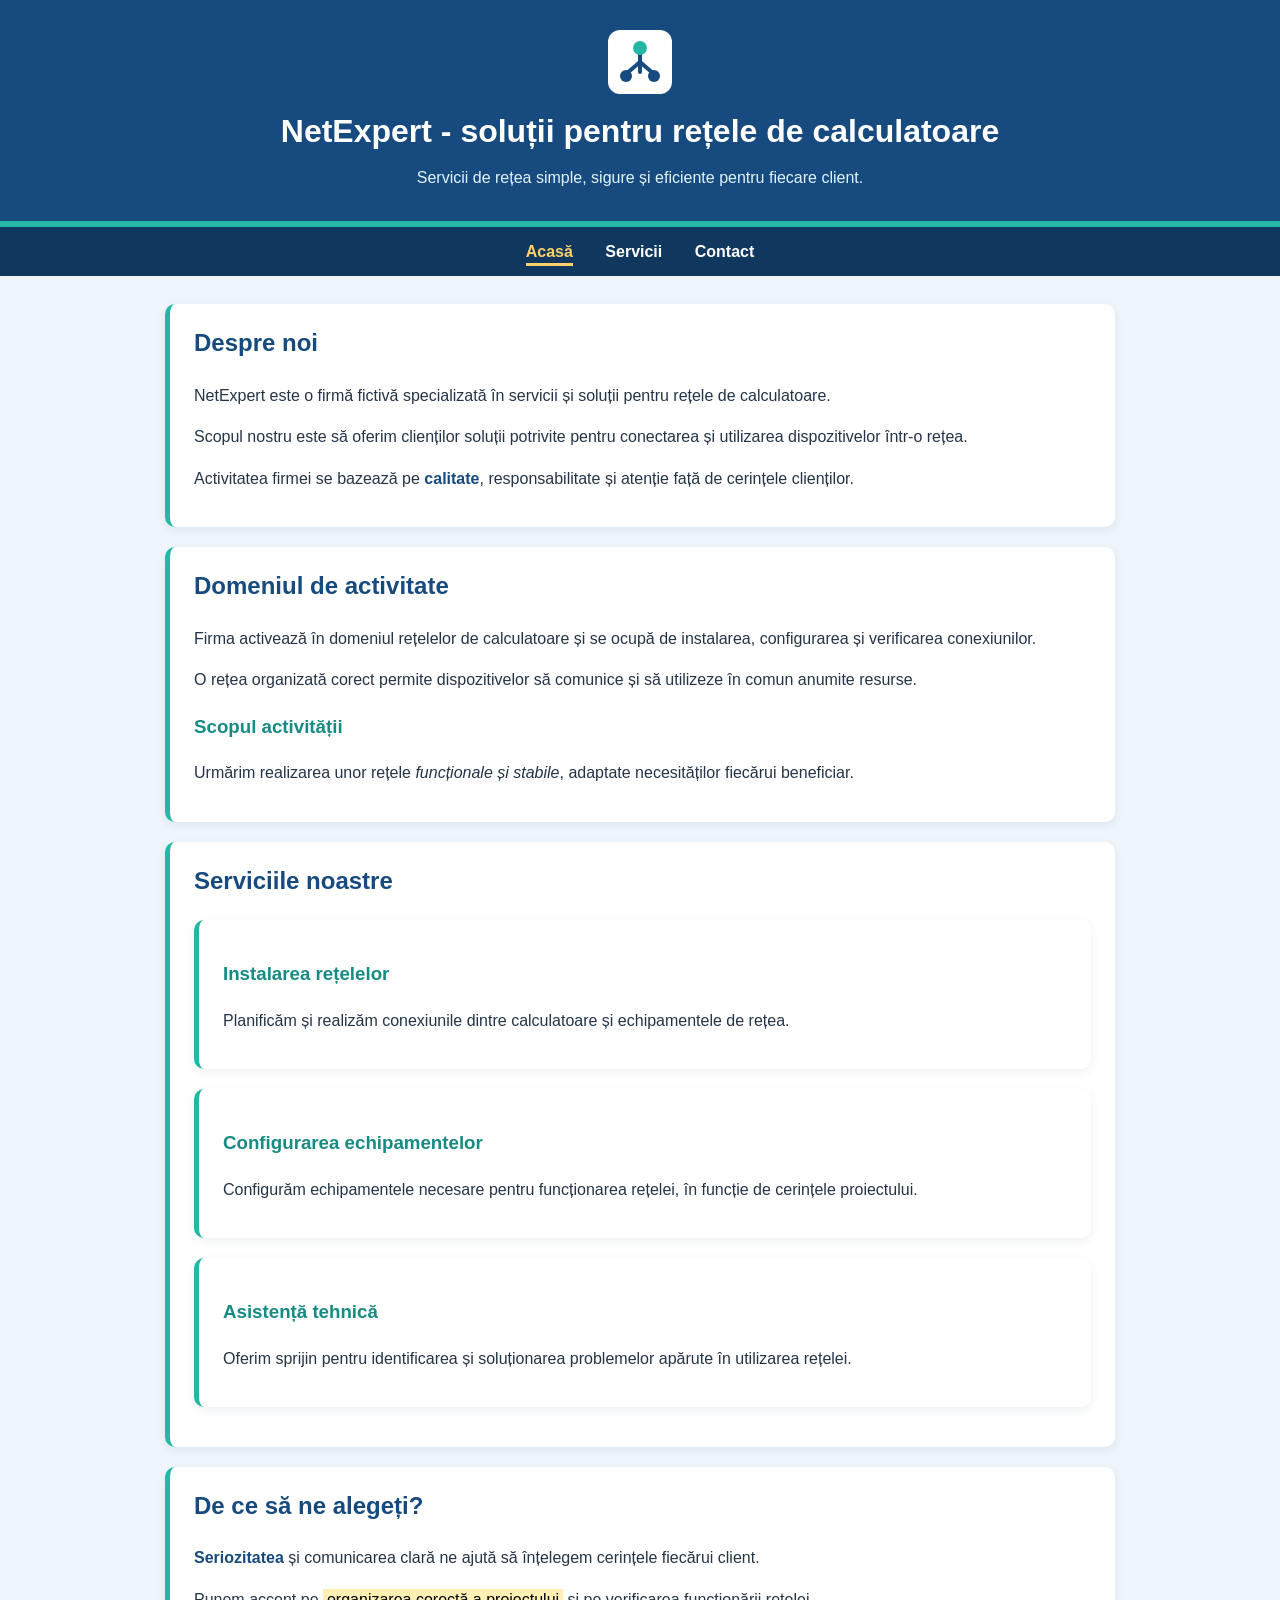
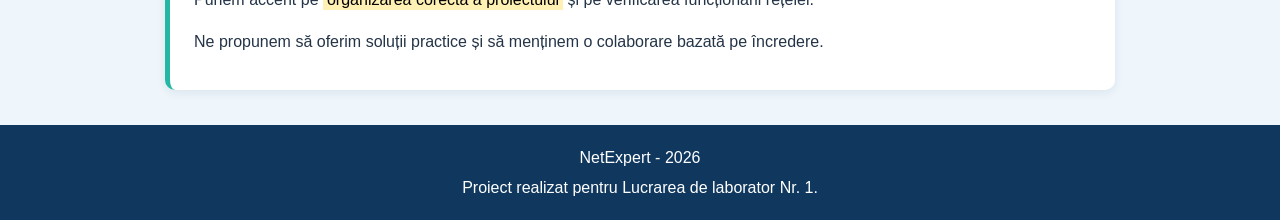
<file: index.html>
<!DOCTYPE html>
<html lang="ro">
<head>
    <meta charset="UTF-8">
    <meta name="viewport" content="width=device-width, initial-scale=1">
    <meta name="description" content="NetExpert - firmă specializată în servicii și soluții pentru rețele de calculatoare.">
    <title>NetExpert - Pagina principală</title>
    <link rel="icon" type="image/svg+xml" href="imagini/favicon.svg">
    <link rel="stylesheet" href="css/style.css">
</head>
<body>
    <header>
        <img class="logo" src="imagini/logo.svg" alt="Logo NetExpert" width="64" height="64">
        <h1>NetExpert - soluții pentru rețele de calculatoare</h1>
        <p>Servicii de rețea simple, sigure și eficiente pentru fiecare client.</p>
    </header>
    <nav>
        <a href="index.html" aria-current="page">Acasă</a>
        <a href="pagini/servicii.html">Servicii</a>
        <a href="pagini/contact.html">Contact</a>
    </nav>

    <main>
        <section>
            <h2>Despre noi</h2>
            <p>NetExpert este o firmă fictivă specializată în servicii și soluții pentru rețele de calculatoare.</p>
            <p>Scopul nostru este să oferim clienților soluții potrivite pentru conectarea și utilizarea dispozitivelor într-o rețea.</p>
            <p>Activitatea firmei se bazează pe <strong>calitate</strong>, responsabilitate și atenție față de cerințele clienților.</p>
        </section>

        <section>
            <h2>Domeniul de activitate</h2>
            <p>Firma activează în domeniul rețelelor de calculatoare și se ocupă de instalarea, configurarea și verificarea conexiunilor.</p>
            <p>O rețea organizată corect permite dispozitivelor să comunice și să utilizeze în comun anumite resurse.</p>
            <h3>Scopul activității</h3>
            <p>Urmărim realizarea unor rețele <em>funcționale și stabile</em>, adaptate necesităților fiecărui beneficiar.</p>
        </section>

        <section>
            <h2>Serviciile noastre</h2>
            <article>
                <h3>Instalarea rețelelor</h3>
                <p>Planificăm și realizăm conexiunile dintre calculatoare și echipamentele de rețea.</p>
            </article>
            <article>
                <h3>Configurarea echipamentelor</h3>
                <p>Configurăm echipamentele necesare pentru funcționarea rețelei, în funcție de cerințele proiectului.</p>
            </article>
            <article>
                <h3>Asistență tehnică</h3>
                <p>Oferim sprijin pentru identificarea și soluționarea problemelor apărute în utilizarea rețelei.</p>
            </article>
        </section>

        <section>
            <h2>De ce să ne alegeți?</h2>
            <p><strong>Seriozitatea</strong> și comunicarea clară ne ajută să înțelegem cerințele fiecărui client.</p>
            <p>Punem accent pe <mark>organizarea corectă a proiectului</mark> și pe verificarea funcționării rețelei.</p>
            <p>Ne propunem să oferim soluții practice și să menținem o colaborare bazată pe încredere.</p>
        </section>
    </main>

    <footer>
        <p>NetExpert - 2026</p>
        <p>Proiect realizat pentru Lucrarea de laborator Nr. 1.</p>
    </footer>
</body>
</html>
</file>
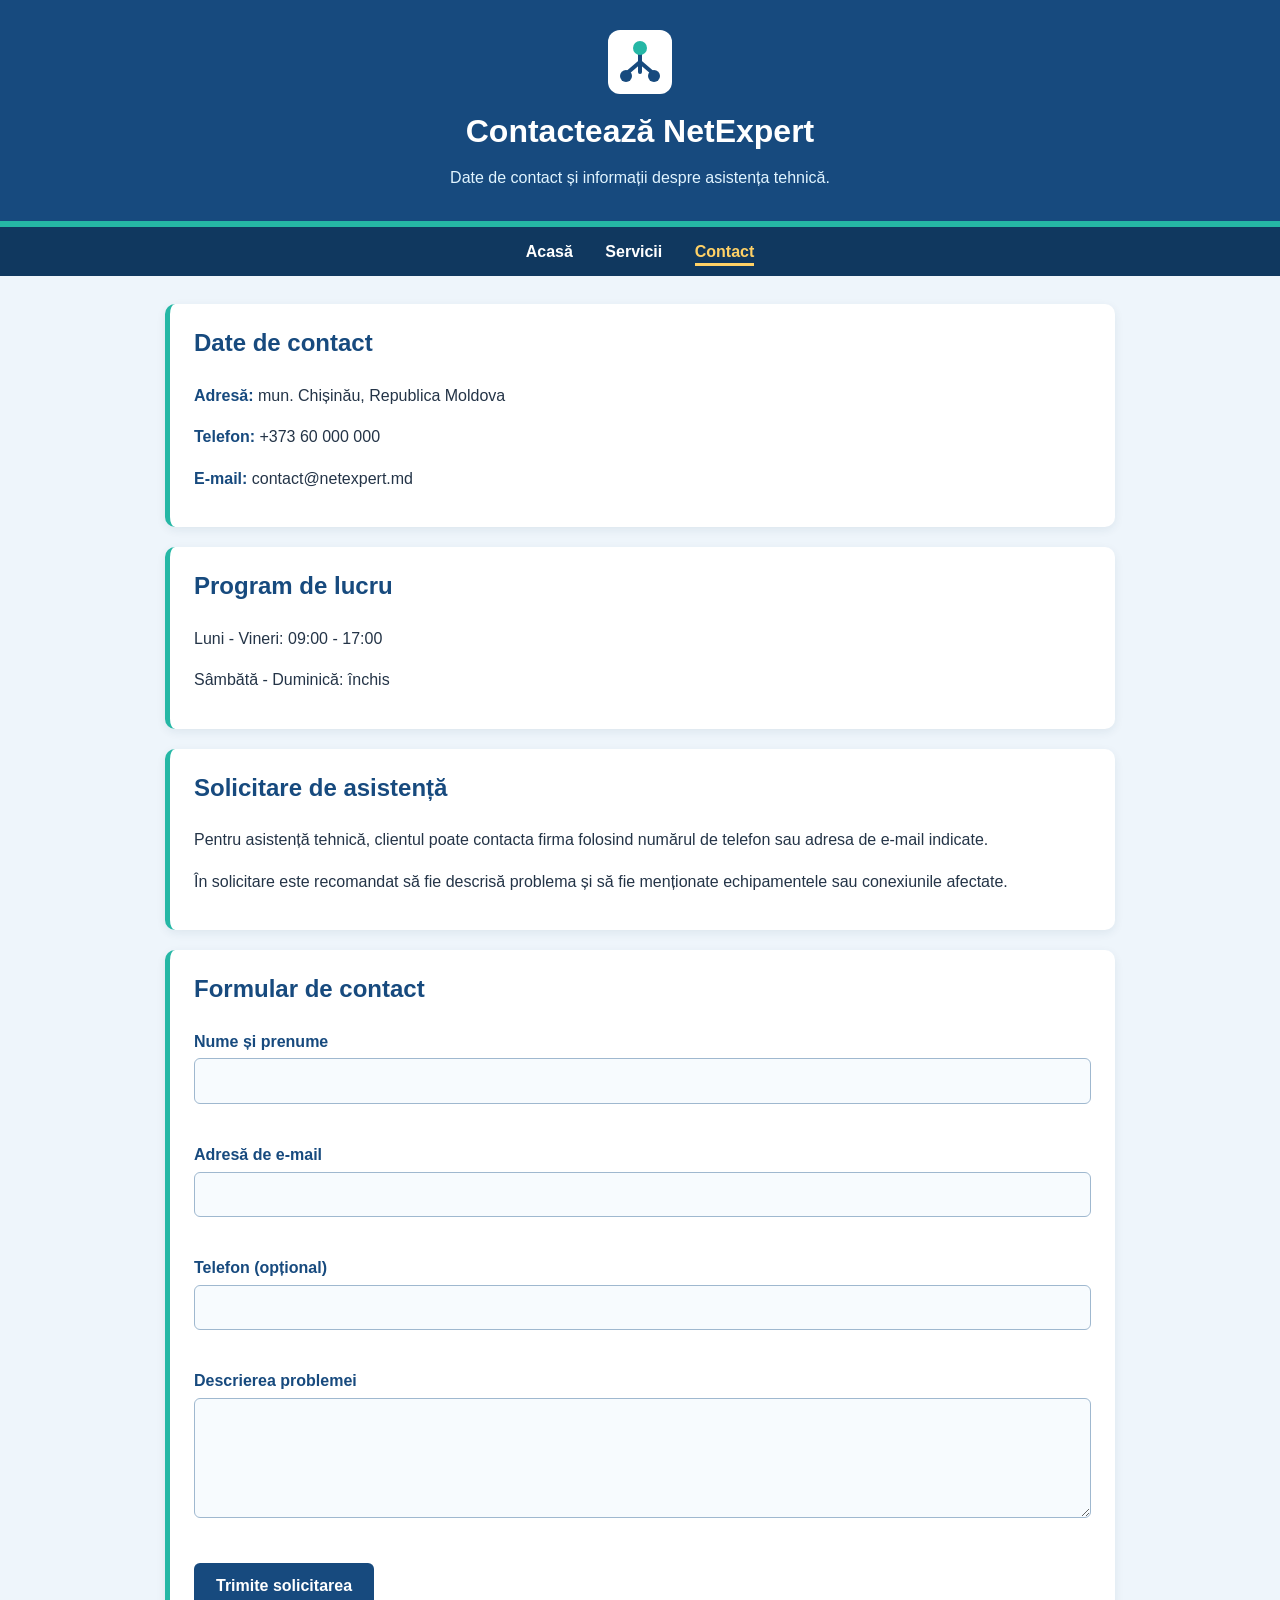
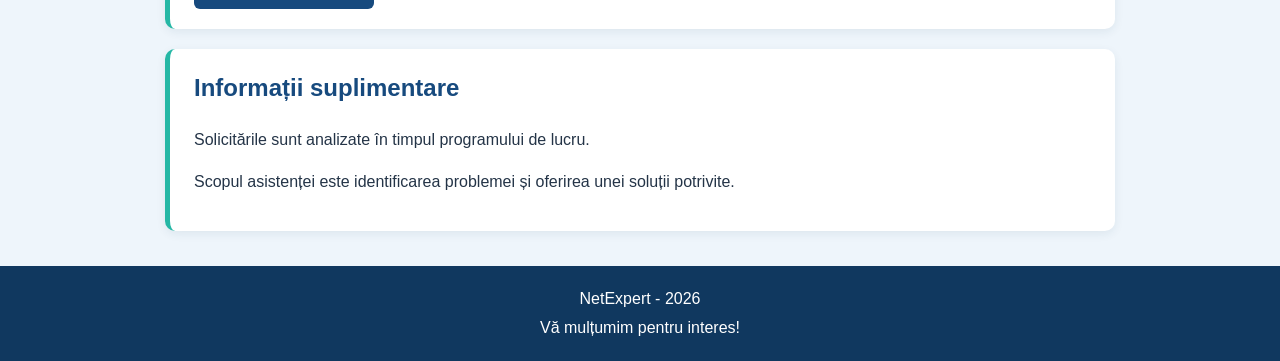
<file: pagini/contact.html>
<!DOCTYPE html>
<html lang="ro">
<head>
    <meta charset="UTF-8">
    <meta name="viewport" content="width=device-width, initial-scale=1">
    <meta name="description" content="Date de contact NetExpert și formular pentru solicitări de asistență tehnică.">
    <title>NetExpert - Contact</title>
    <link rel="icon" type="image/svg+xml" href="../imagini/favicon.svg">
    <link rel="stylesheet" href="../css/style.css">
</head>
<body>
    <header>
        <img class="logo" src="../imagini/logo.svg" alt="Logo NetExpert" width="64" height="64">
        <h1>Contactează NetExpert</h1>
        <p>Date de contact și informații despre asistența tehnică.</p>
    </header>
    <nav>
        <a href="../index.html">Acasă</a>
        <a href="servicii.html">Servicii</a>
        <a href="contact.html" aria-current="page">Contact</a>
    </nav>

    <main>
        <section>
            <h2>Date de contact</h2>
            <p><strong>Adresă:</strong> mun. Chișinău, Republica Moldova</p>
            <p><strong>Telefon:</strong> +373 60 000 000</p>
            <p><strong>E-mail:</strong> contact@netexpert.md</p>
        </section>

        <section>
            <h2>Program de lucru</h2>
            <p>Luni - Vineri: 09:00 - 17:00</p>
            <p>Sâmbătă - Duminică: închis</p>
        </section>

        <section>
            <h2>Solicitare de asistență</h2>
            <p>Pentru asistență tehnică, clientul poate contacta firma folosind numărul de telefon sau adresa de e-mail indicate.</p>
            <p>În solicitare este recomandat să fie descrisă problema și să fie menționate echipamentele sau conexiunile afectate.</p>
        </section>

        <section>
            <h2>Formular de contact</h2>
            <form id="formular-contact" novalidate>
                <div class="camp">
                    <label for="nume">Nume și prenume</label>
                    <input type="text" id="nume" name="nume" autocomplete="name" required>
                    <span class="eroare" id="eroare-nume"></span>
                </div>

                <div class="camp">
                    <label for="email">Adresă de e-mail</label>
                    <input type="email" id="email" name="email" autocomplete="email" required>
                    <span class="eroare" id="eroare-email"></span>
                </div>

                <div class="camp">
                    <label for="telefon">Telefon (opțional)</label>
                    <input type="tel" id="telefon" name="telefon" autocomplete="tel">
                    <span class="eroare" id="eroare-telefon"></span>
                </div>

                <div class="camp">
                    <label for="mesaj">Descrierea problemei</label>
                    <textarea id="mesaj" name="mesaj" required></textarea>
                    <span class="eroare" id="eroare-mesaj"></span>
                </div>

                <button type="submit">Trimite solicitarea</button>
                <p class="mesaj-formular" id="mesaj-formular" role="status" aria-live="polite" hidden></p>
            </form>
        </section>

        <section>
            <h2>Informații suplimentare</h2>
            <p>Solicitările sunt analizate în timpul programului de lucru.</p>
            <p>Scopul asistenței este identificarea problemei și oferirea unei soluții potrivite.</p>
        </section>
    </main>

    <footer>
        <p>NetExpert - 2026</p>
        <p>Vă mulțumim pentru interes!</p>
    </footer>

    <script src="../js/contact.js"></script>
</body>
</html>
</file>
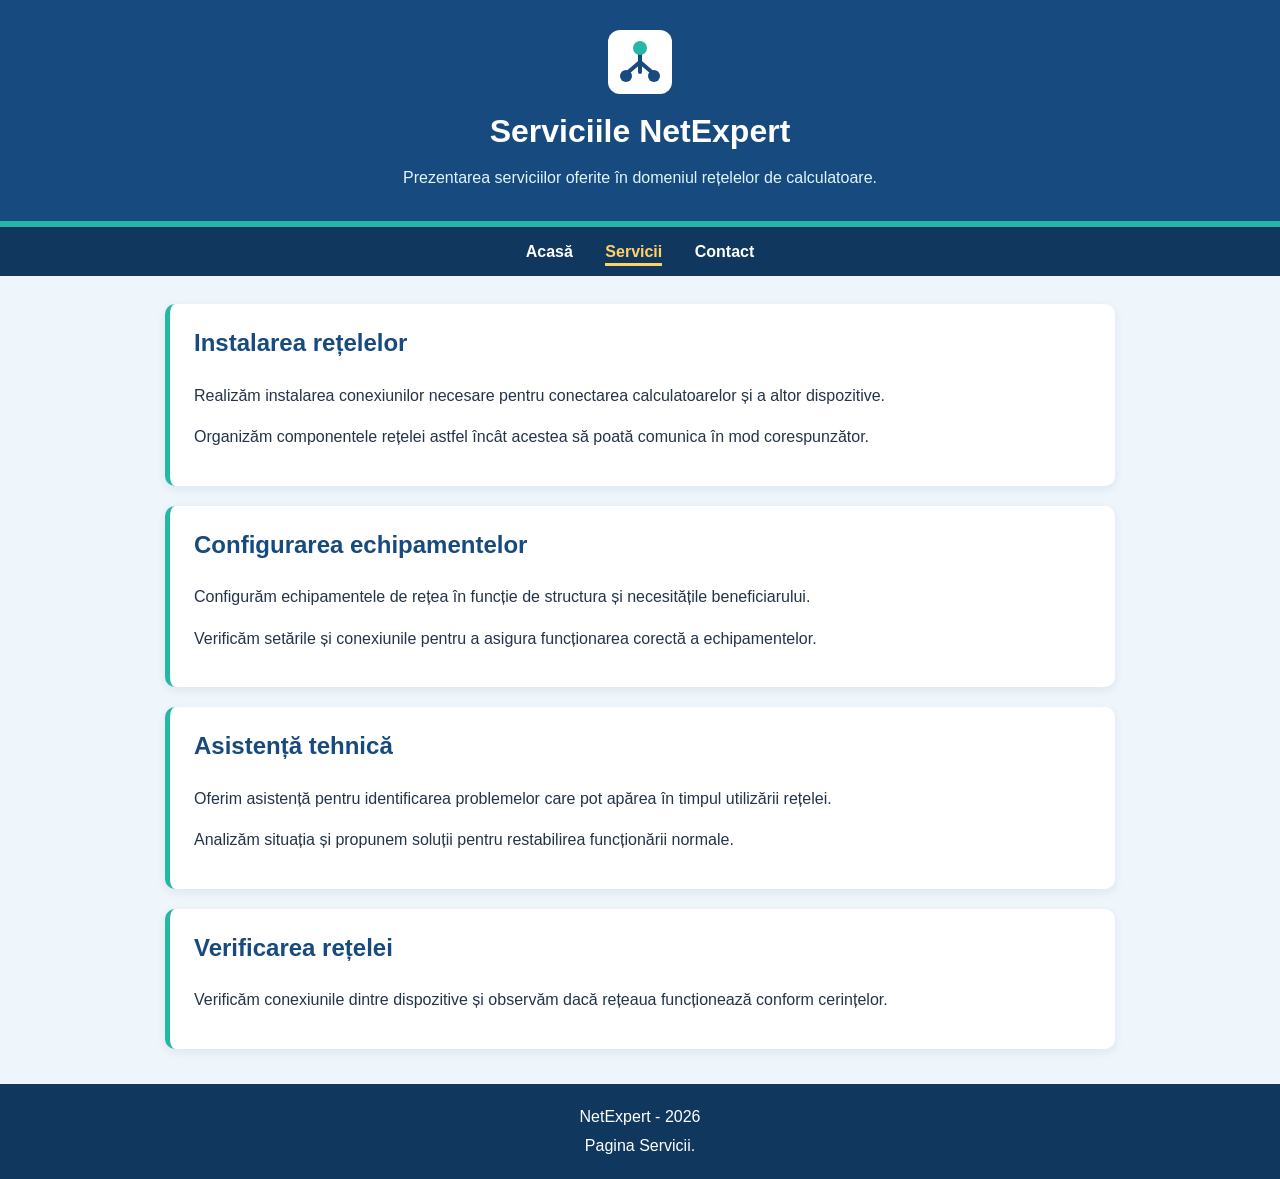
<file: pagini/servicii.html>
<!DOCTYPE html>
<html lang="ro">
<head>
    <meta charset="UTF-8">
    <meta name="viewport" content="width=device-width, initial-scale=1">
    <meta name="description" content="Serviciile NetExpert: instalarea rețelelor, configurarea echipamentelor, asistență tehnică și verificarea rețelei.">
    <title>NetExpert - Servicii</title>
    <link rel="icon" type="image/svg+xml" href="../imagini/favicon.svg">
    <link rel="stylesheet" href="../css/style.css">
</head>
<body>
    <header>
        <img class="logo" src="../imagini/logo.svg" alt="Logo NetExpert" width="64" height="64">
        <h1>Serviciile NetExpert</h1>
        <p>Prezentarea serviciilor oferite în domeniul rețelelor de calculatoare.</p>
    </header>
    <nav>
        <a href="../index.html">Acasă</a>
        <a href="servicii.html" aria-current="page">Servicii</a>
        <a href="contact.html">Contact</a>
    </nav>

    <main>
        <section>
            <h2>Instalarea rețelelor</h2>
            <p>Realizăm instalarea conexiunilor necesare pentru conectarea calculatoarelor și a altor dispozitive.</p>
            <p>Organizăm componentele rețelei astfel încât acestea să poată comunica în mod corespunzător.</p>
        </section>

        <section>
            <h2>Configurarea echipamentelor</h2>
            <p>Configurăm echipamentele de rețea în funcție de structura și necesitățile beneficiarului.</p>
            <p>Verificăm setările și conexiunile pentru a asigura funcționarea corectă a echipamentelor.</p>
        </section>

        <section>
            <h2>Asistență tehnică</h2>
            <p>Oferim asistență pentru identificarea problemelor care pot apărea în timpul utilizării rețelei.</p>
            <p>Analizăm situația și propunem soluții pentru restabilirea funcționării normale.</p>
        </section>

        <section>
            <h2>Verificarea rețelei</h2>
            <p>Verificăm conexiunile dintre dispozitive și observăm dacă rețeaua funcționează conform cerințelor.</p>
        </section>
    </main>

    <footer>
        <p>NetExpert - 2026</p>
        <p>Pagina Servicii.</p>
    </footer>
</body>
</html>
</file>
<file: css/style.css>
/* Foaie de stil comună pentru mini-site-ul NetExpert */
body {
    margin: 0;
    font-family: Arial, sans-serif;
    background-color: #eef5fb;
    color: #243447;
    line-height: 1.6;
}
header {
    background-color: #174a7e;
    color: white;
    text-align: center;
    padding: 30px 15px;
    border-bottom: 6px solid #25b7a5;
}
header h1 { margin: 0 0 8px; }
header p { margin: 0; color: #e0f4ff; }
.logo {
    display: block;
    width: 64px;
    height: 64px;
    margin: 0 auto 12px;
}
nav {
    background-color: #10385f;
    text-align: center;
    padding: 12px;
}
nav a {
    color: white;
    text-decoration: none;
    font-weight: bold;
    margin: 0 14px;
    padding-bottom: 3px;
    border-bottom: 3px solid transparent;
}
nav a:hover { color: #ffd166; }
nav a[aria-current="page"] {
    color: #ffd166;
    border-bottom-color: #ffd166;
}
a:focus-visible,
button:focus-visible,
input:focus-visible,
textarea:focus-visible,
select:focus-visible {
    outline: 3px solid #25b7a5;
    outline-offset: 2px;
}
main {
    max-width: 950px;
    margin: 28px auto;
    padding: 0 18px;
}
section, article {
    background-color: white;
    margin-bottom: 20px;
    padding: 20px 24px;
    border-radius: 10px;
    border-left: 5px solid #25b7a5;
    box-shadow: 0 3px 10px rgba(20, 60, 90, 0.08);
}
h2 { color: #174a7e; margin-top: 0; }
h3 { color: #168b83; }
strong { color: #174a7e; }
mark { background-color: #fff0b3; padding: 2px 4px; }
footer {
    background-color: #10385f;
    color: white;
    text-align: center;
    padding: 16px;
    margin-top: 35px;
}
footer p { margin: 4px; }

/* Formular de contact */
.camp {
    margin-bottom: 16px;
}
.camp label {
    display: block;
    font-weight: bold;
    color: #174a7e;
    margin-bottom: 4px;
}
.camp input,
.camp textarea {
    width: 100%;
    box-sizing: border-box;
    padding: 9px 10px;
    font: inherit;
    color: #243447;
    background-color: #f7fbfe;
    border: 1px solid #9fb8cf;
    border-radius: 6px;
}
.camp textarea {
    min-height: 120px;
    resize: vertical;
}
.camp input[aria-invalid="true"],
.camp textarea[aria-invalid="true"] {
    border-color: #b3261e;
    background-color: #fdf3f2;
}
.eroare {
    display: block;
    min-height: 18px;
    margin-top: 4px;
    font-size: 0.9em;
    color: #b3261e;
}
button[type="submit"] {
    background-color: #174a7e;
    color: white;
    font: inherit;
    font-weight: bold;
    border: 0;
    border-radius: 6px;
    padding: 10px 22px;
    cursor: pointer;
}
button[type="submit"]:hover {
    background-color: #10385f;
}
.mesaj-formular {
    margin: 14px 0 0;
    padding: 10px 12px;
    border-radius: 6px;
    font-weight: bold;
}
.mesaj-formular.succes {
    background-color: #e3f6ee;
    color: #0f6b4f;
    border-left: 4px solid #0f6b4f;
}
.mesaj-formular.eroare-globala {
    background-color: #fdf3f2;
    color: #b3261e;
    border-left: 4px solid #b3261e;
}
.mesaj-formular[hidden] { display: none; }

@media (max-width: 600px) {
    nav a { display: inline-block; margin: 5px 8px; }
    section, article { padding: 16px; }
}
</file>
